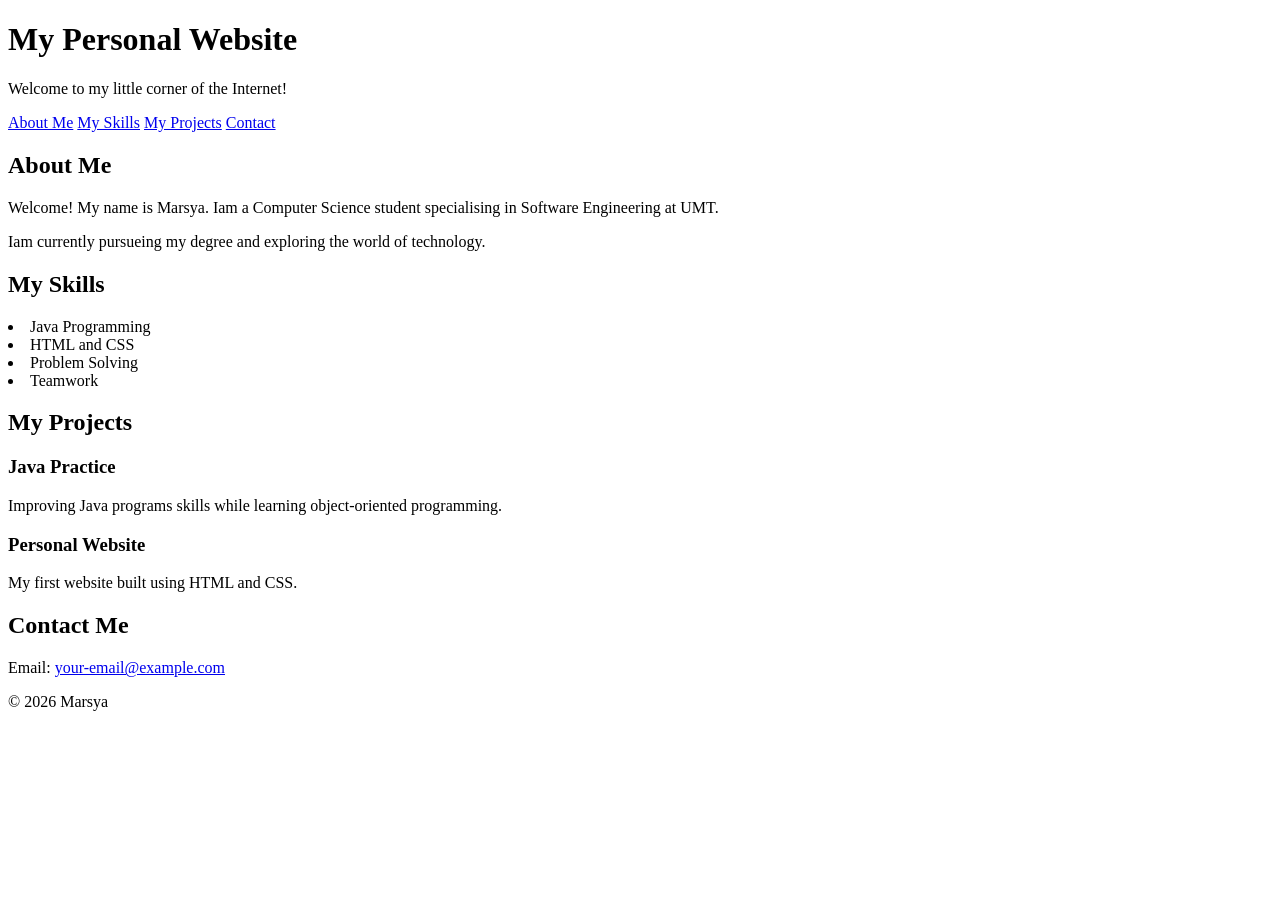
<file: PW1/index.html>
<!DOCTYPE html>
<html lang="en">
<head>
    <meta charset="UTF-8">
    <meta name="viewport" content="width=device-width, initial-scale=1.0">
    <title>My Personal Website</title>

    <link rel="styelsheet" href="style.css">
</head>
<body>
    <header>
        <h1>My Personal Website</h1>
        <p>Welcome to my little corner of the Internet!</p>

    </header>

    <nav>
        <a href="#about">About Me</a>
        <a href="#skills">My Skills</a>
        <a href="#projects">My Projects</a>
        <a href="#contact">Contact</a>
    </nav>

    <main>
        <section id="about">
            <h2>About Me</h2>
            <p>
                Welcome! My name is Marsya. Iam a Computer Science student 
                specialising in Software Engineering at UMT.
            </p>
            <p>
                Iam currently pursueing my degree and exploring the world of technology.
            </p>
        </section>

        <section id="skills">
            <h2>My Skills</h2>
            <ui>
                <li>Java Programming</li>
                <li>HTML and CSS</li>
                <li>Problem Solving</li>
                <li>Teamwork</li>
            </ui>
        </section>

        <section id="projects">
            <h2>My Projects</h2>

            <h3>Java Practice</h3>
            <p>
                Improving Java programs skills while learning 
                object-oriented programming.
            </p>

            <h3>Personal Website</h3>
            <p>
                My first website built using HTML and CSS.
            </p>
        </section>

        <section id="contact">
            <h2>Contact Me</h2>
            <p>
                Email:
                <a href="marsyanatasha18@gamil.com">
                    your-email@example.com
                </a>
            </p>
        </section>
    </main>

    <footer>
        <p>&copy; 2026 Marsya</p>
    </footer>
</body>

</html>
</file>
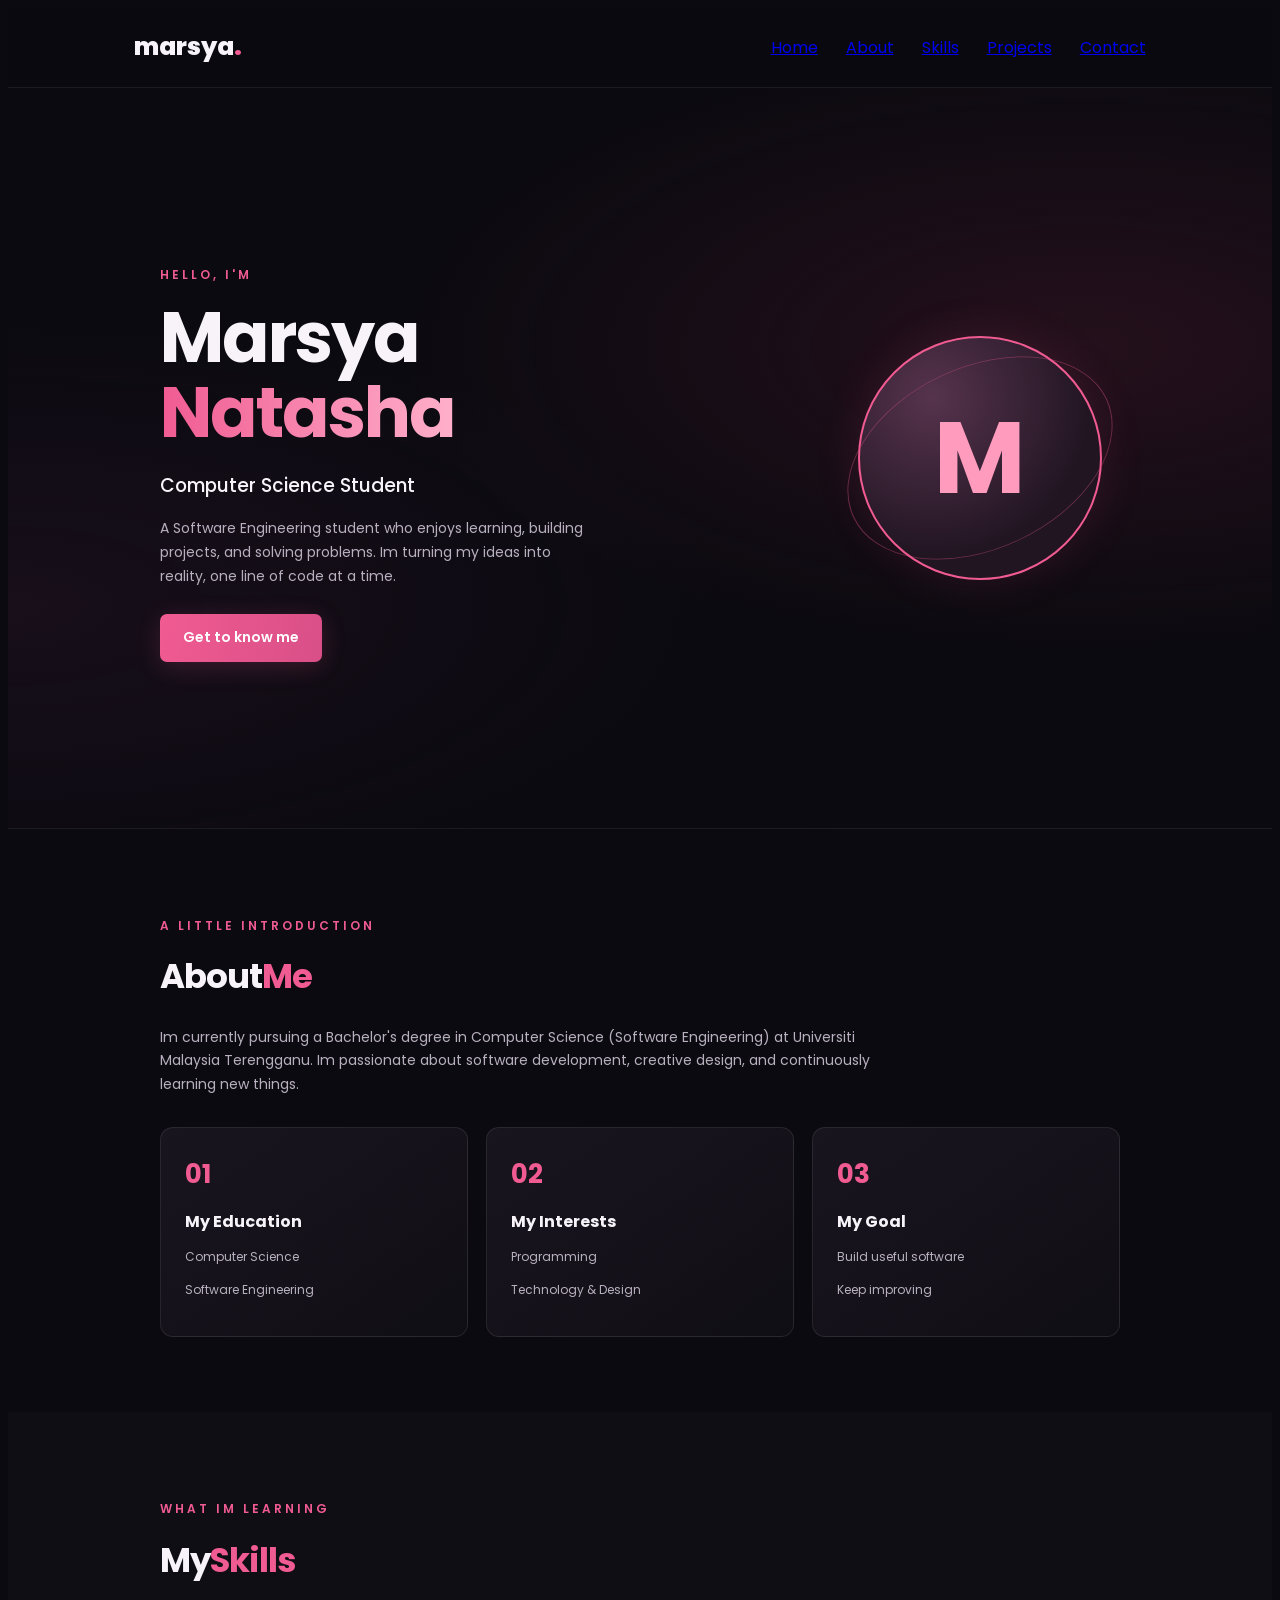
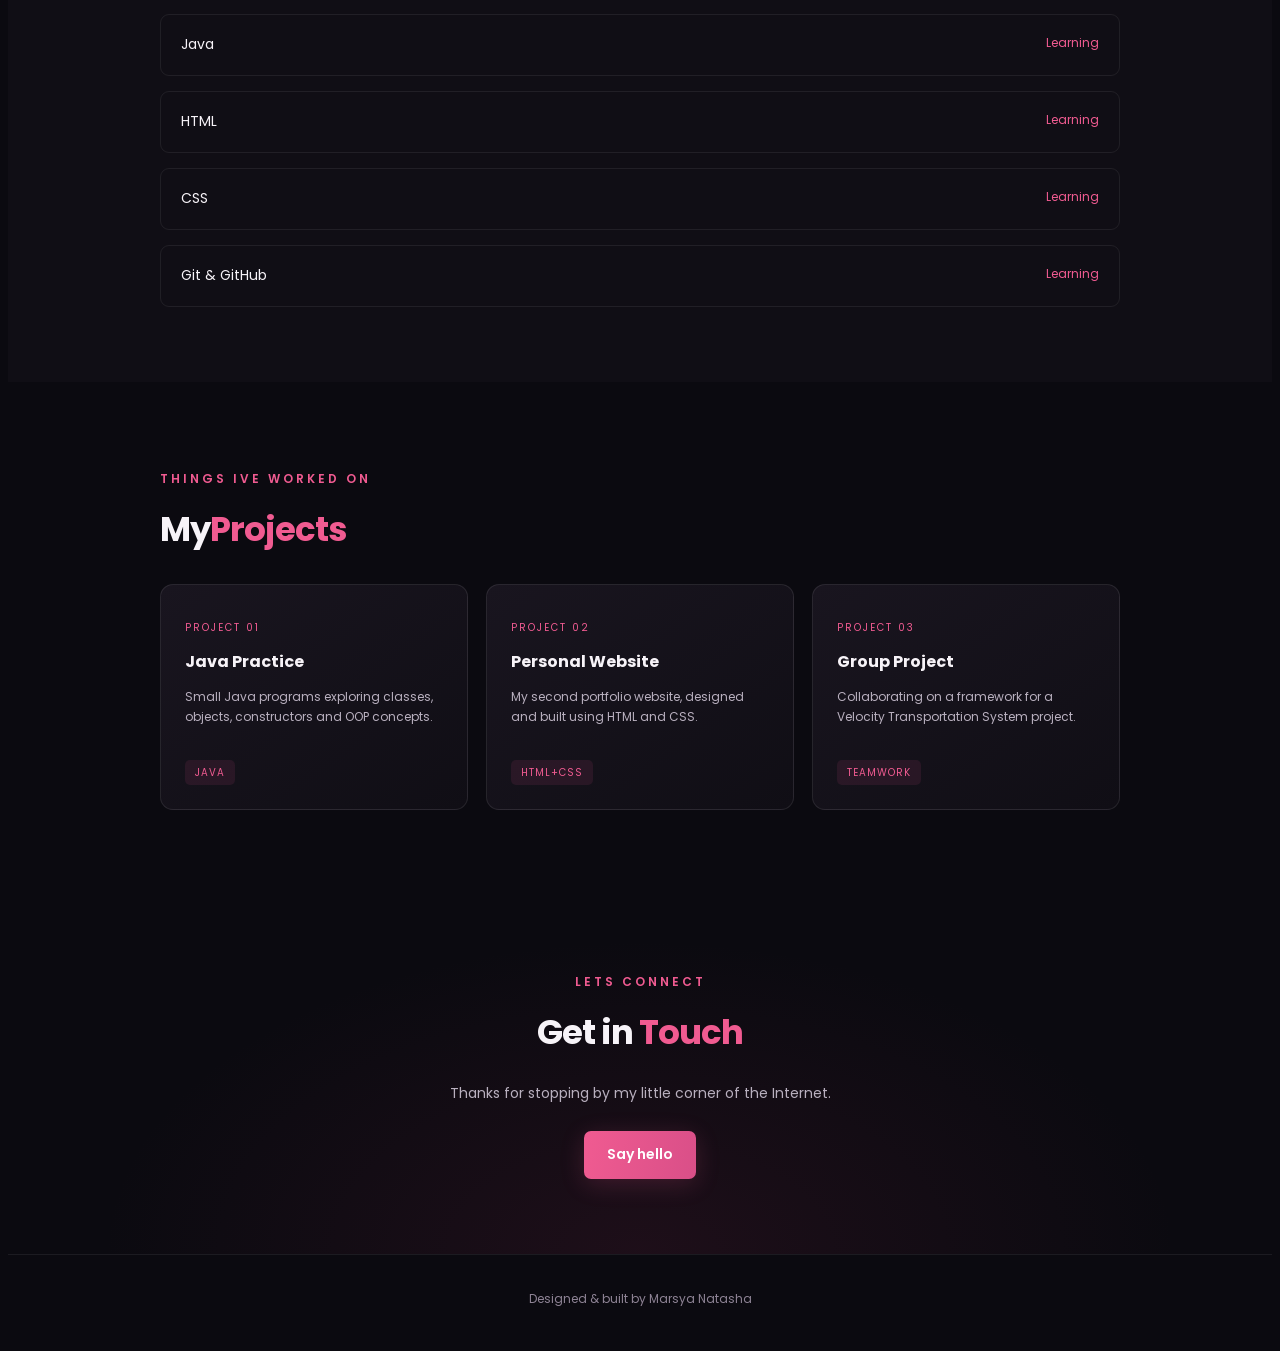
<file: PW2/index.html>
<!DOCTYPE html>
<html lang="en">
    <head>
        <meta charset="UTF-8">
        <meta name="viewport" content="width=device-width,initial-scale=1.0">
        <title>Marsya | My Portfolio</title>
        <link rel="stylesheet" href="style.css">
    </head>
    <body>
        <nav class="navbar">
            <a href="#home" class="logo">marsya<span>.</span></a>

            <div class="nav-links">
                <a href="#home">Home</a>
                <a href="#about">About</a>
                <a href="#skills">Skills</a>
                <a href="#projects">Projects</a>
                <a href="#contact">Contact</a>
            </div>
        </nav>
        <main>
            <section id="home" class="hero">
                <div class="hero-text">
                    <p class="pink-text">HELLO, I'M</p>
                    <h1>Marsya<br><span>Natasha</span></h1>
                    <h3>Computer Science Student</h3>

                    <p  class="description">
                        A Software Engineering student who enjoys learning, building projects, 
                        and solving problems. Im turning my ideas into reality,
                        one line of code at a time.
                    </p>

                    <a href="#about" class="button">Get to know me </a>

                </div>

                <div class="profile">
                    <div class="profile-circle">
                        <span>M</span>
                    </div>
                    <div class="orbit"></div>
                </div>
            </section>

            <section id="about" class="section">
                <p class="pink-text">A LITTLE INTRODUCTION</p>
                <h2>About<span>Me</span></h2>

                <p class="about-text">
                    Im currently pursuing a Bachelor's degree in Computer Science (Software Engineering)
                    at Universiti Malaysia Terengganu. Im passionate about software development, creative 
                    design, and continuously learning new things.
                </p>

                <div class="info-grid">
                    <div class="info-card">
                        <span class="symbol">01</span>
                        <h3>My Education</h3>
                        <p>Computer Science</p>
                        <p>Software Engineering</p>
                    </div>

                    <div class="info-card">
                        <span class="symbol">02</span>
                        <h3>My Interests</h3>
                        <p>Programming</p>
                        <p>Technology & Design</p>
                    </div>

                    <div class="info-card">
                        <span class="symbol">03</span>
                        <h3>My Goal</h3>
                        <p>Build useful software</p>
                        <p>Keep improving</p>
                    </div>
                </div>
            </section>

            <section id="skills" class="section">
                <p class="pink-text">WHAT IM LEARNING</p>
                <h2>My<span>Skills</span></h2>

                <div class="skills-list">
                    <div class="skill">Java <span>Learning</span></div>
                    <div class="skill">HTML <span>Learning</span></div>
                    <div class="skill">CSS <span>Learning</span></div>
                    <div class="skill">Git & GitHub <span>Learning</span></div>
                </div>
            </section>

            <section id="projects" class="section">
                <p class="pink-text">THINGS IVE WORKED ON</p>
                <h2>My<span>Projects</span></h2>

                <div class="project-grid">
                    <div class="project-card">
                        <p class="project-number">PROJECT 01</p>
                        <h3>Java Practice</h3>
                        <p>
                            Small Java programs exploring classes, objects, constructors
                            and OOP concepts.
                        </p>
                        <span class="tag">JAVA</span>
                    </div>

                    <div class="project-card">
                        <p class="project-number">PROJECT 02</p>
                        <h3>Personal Website</h3>
                        <p>
                            My second portfolio website, designed and built using HTML and CSS.
                        </p>
                        <span class="tag">HTML+CSS</span>
                    </div>

                    <div class="project-card">
                        <p class="project-number">PROJECT 03</p>
                        <h3>Group Project</h3>
                        <p>
                            Collaborating on a framework for a Velocity Transportation System project.
                        </p>
                        <span class="tag">TEAMWORK</span>

                    </div>
                </div>
            </section>

            <section id="contact" class="section contact">
                <p class="pink-text">LETS CONNECT</p>
                <h2>Get in <span>Touch</span></h2>
                <p>Thanks for stopping by my little corner of the Internet.</p>
                <a href="mailto:marsyanatasha18@gmail.com" class="button">
                    Say hello
                </a>
            </section>
        </main>

        <footer>
            <p>Designed & built by Marsya Natasha</p>
        </footer>
    </body>
</html>
</file>
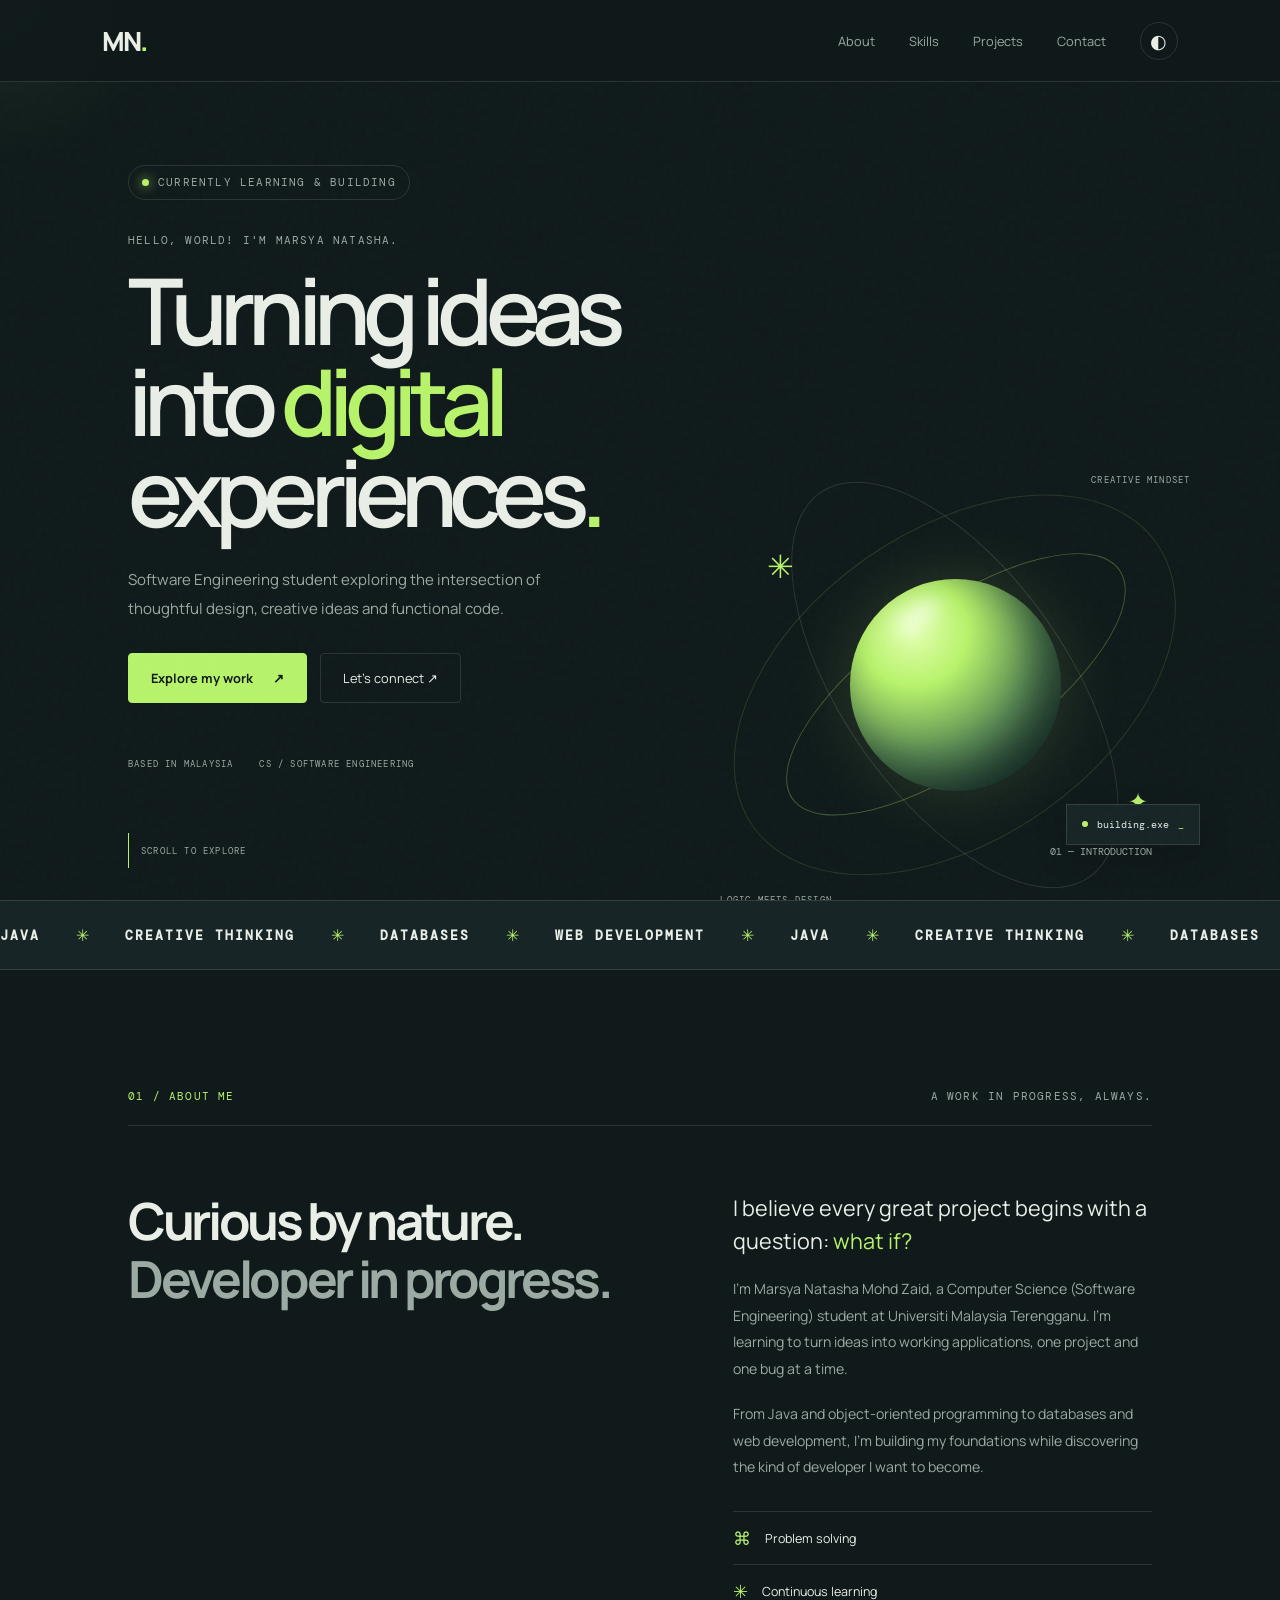
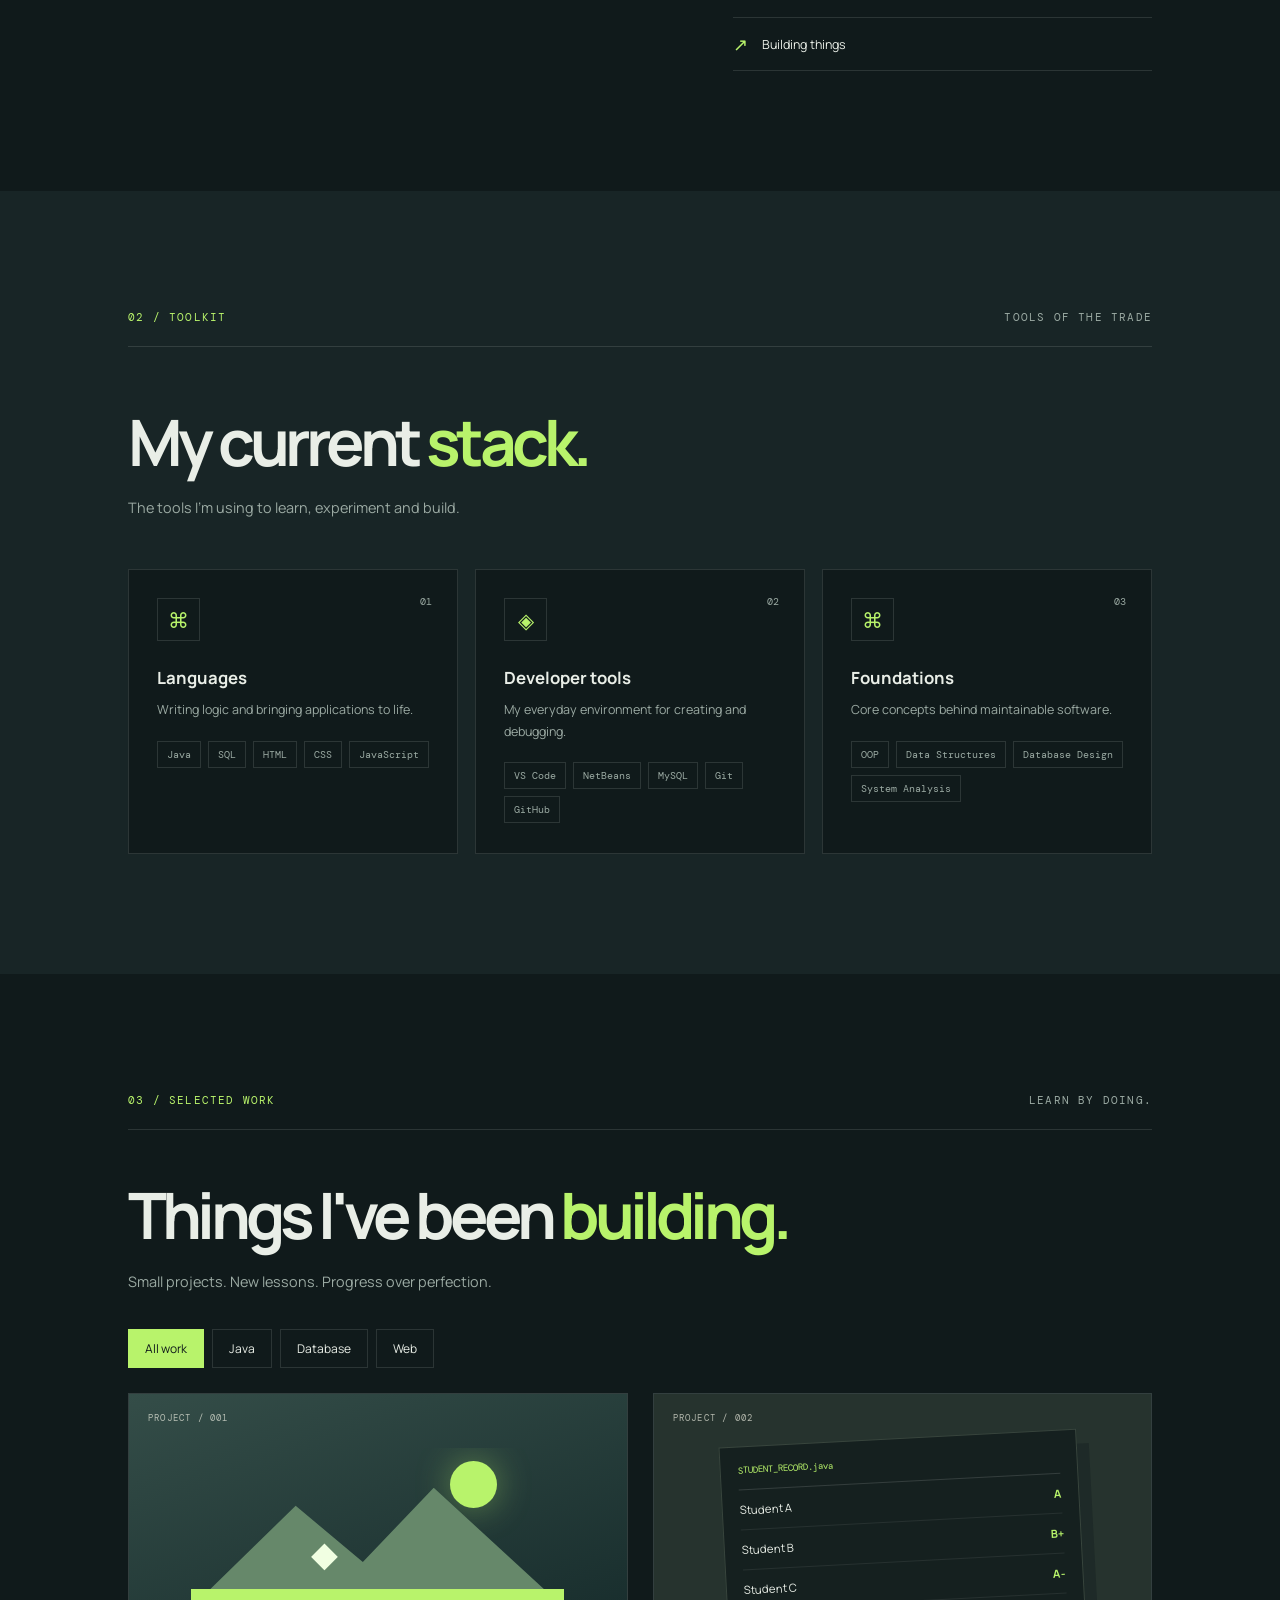
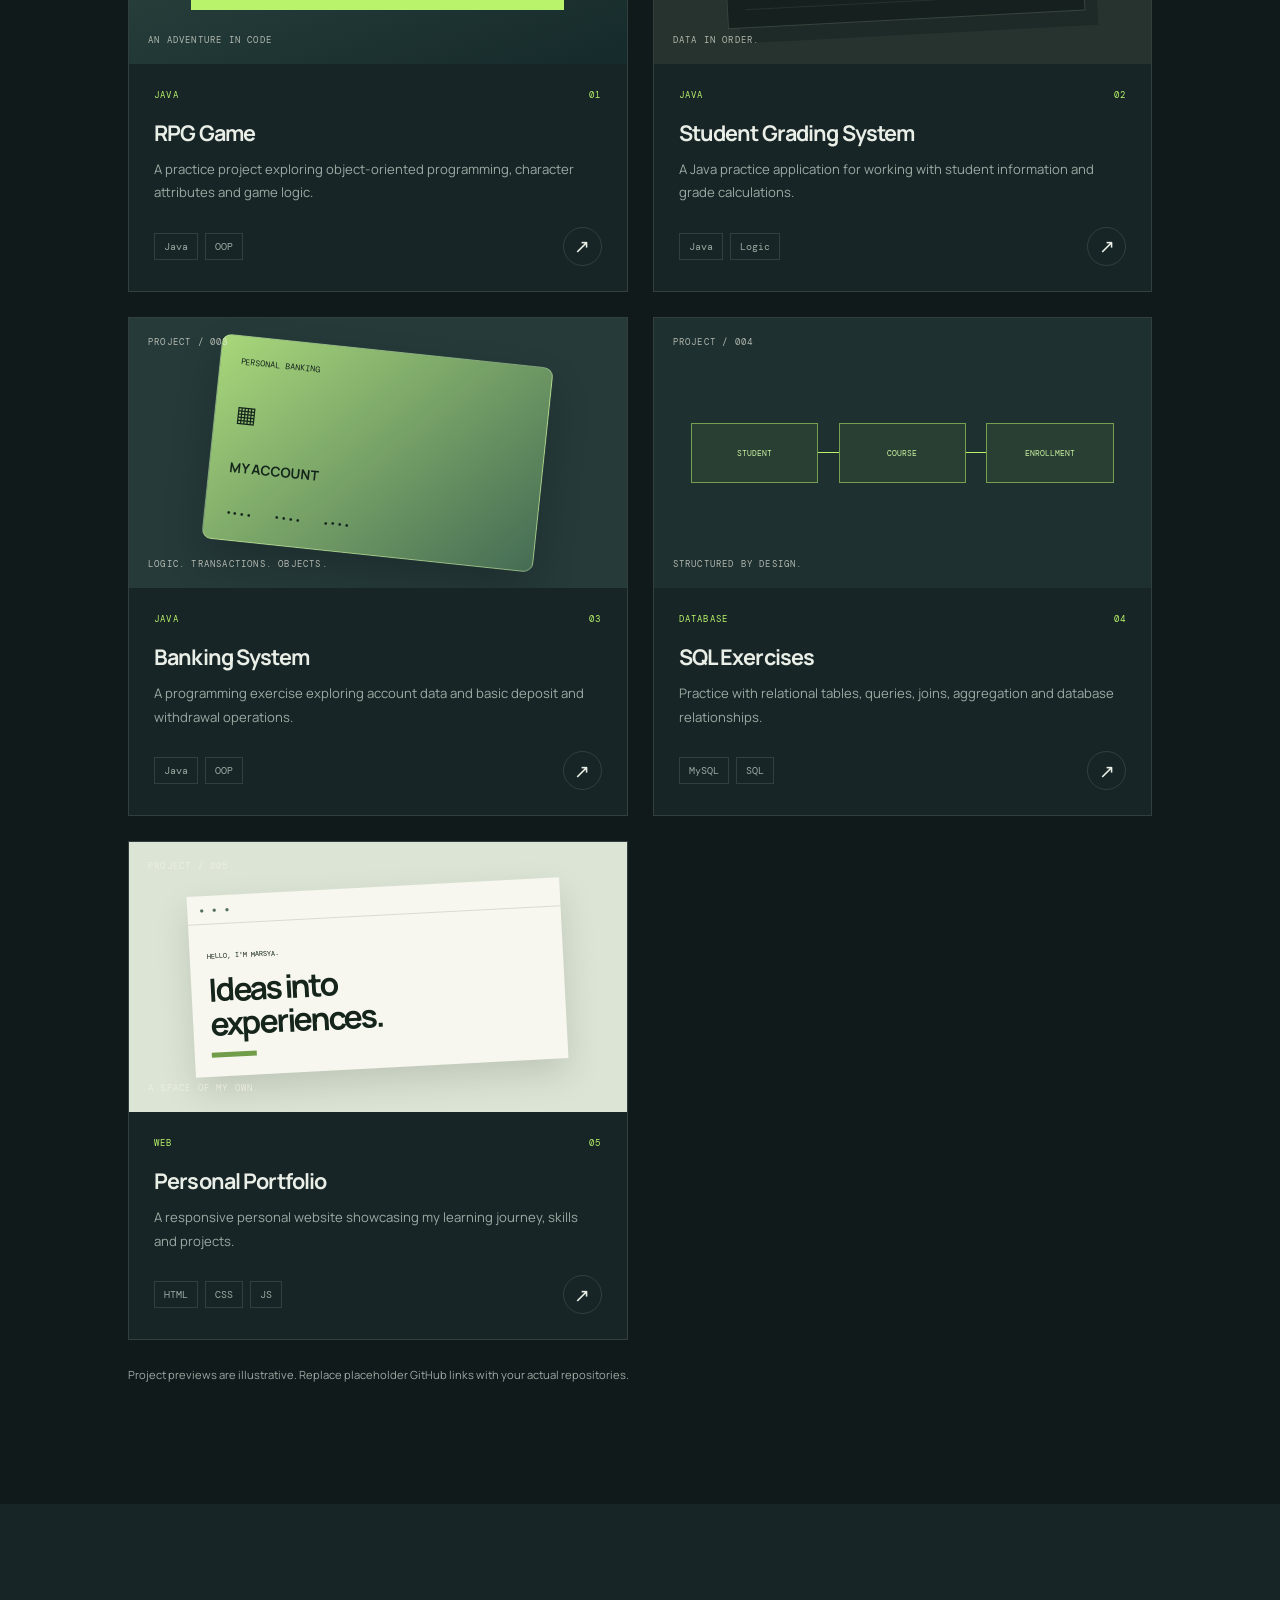
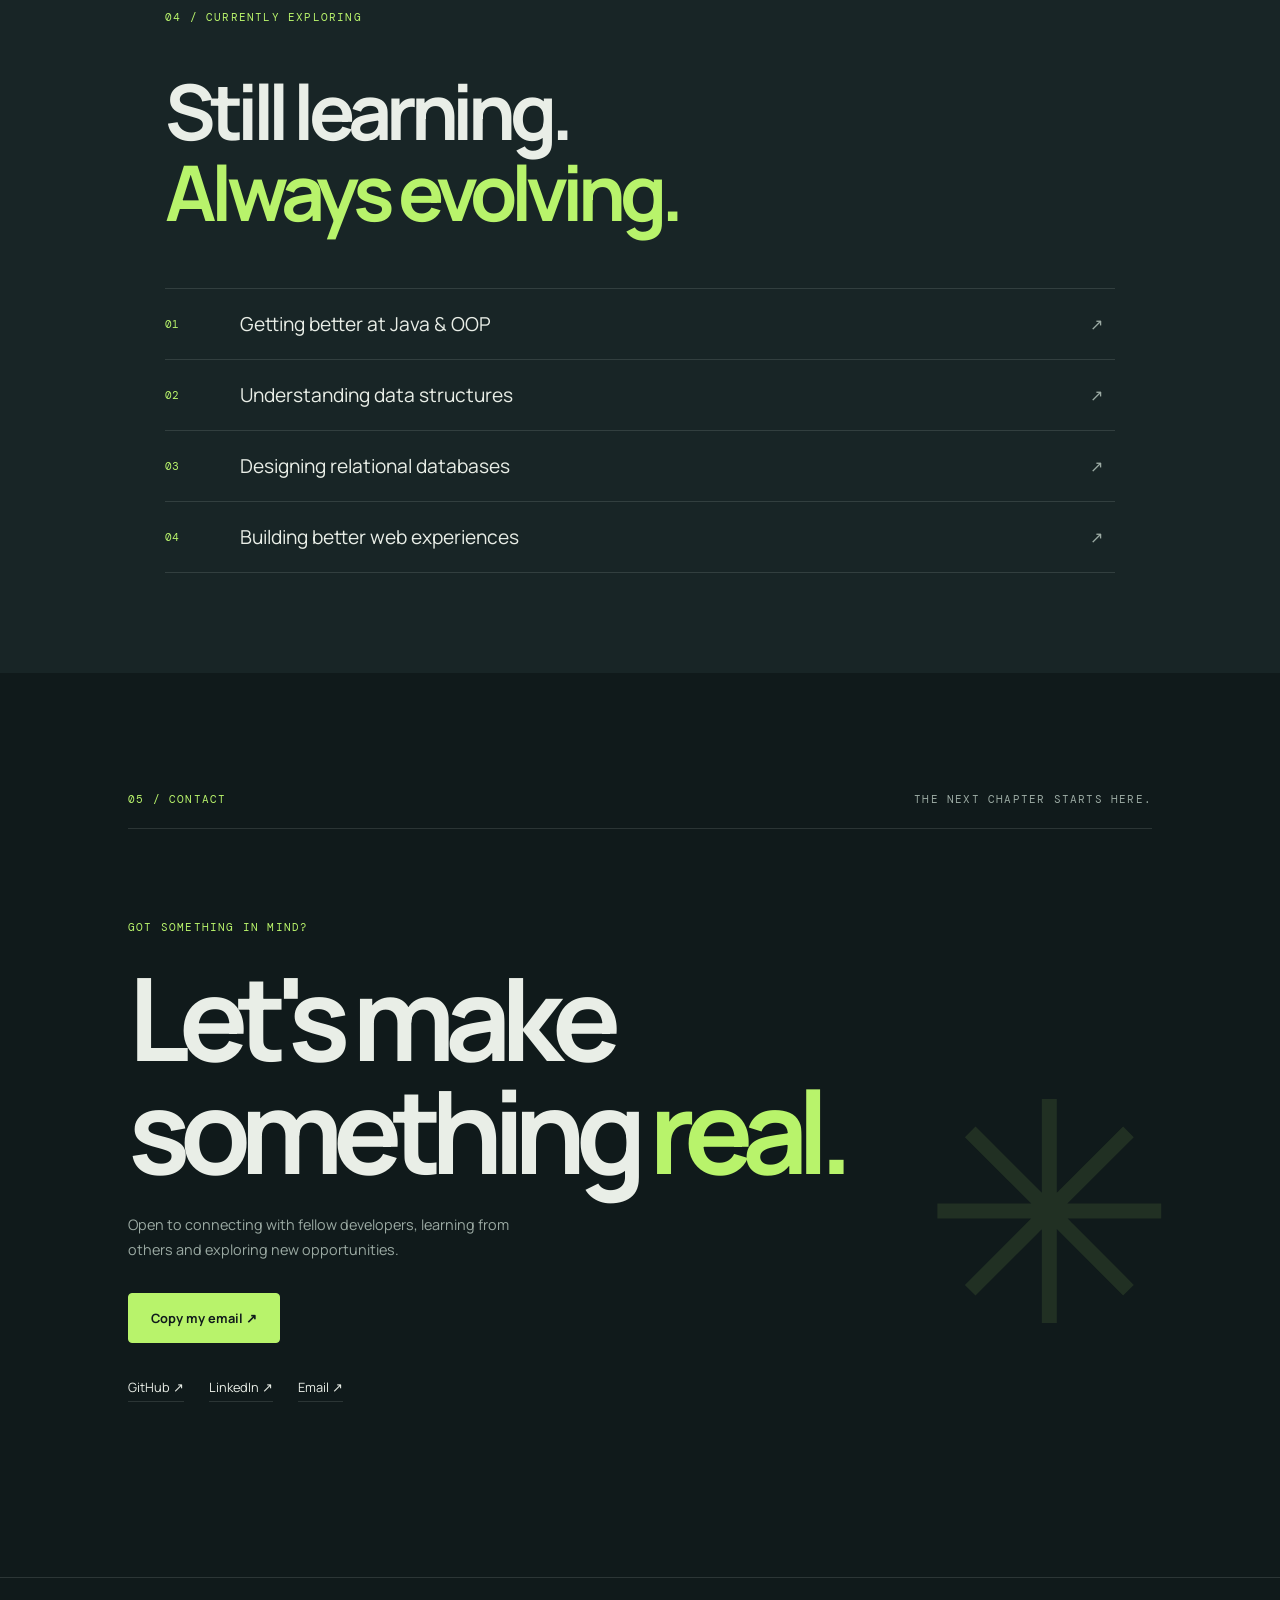
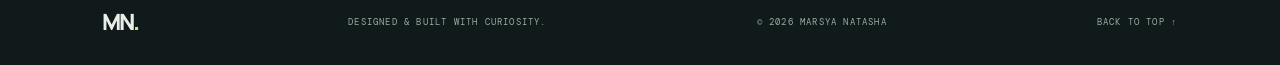
<file: PW3/index.html>
<!DOCTYPE html>
<html lang="en">
<head>
  <meta charset="UTF-8">
  <meta name="viewport" content="width=device-width, initial-scale=1.0">

  <meta name="theme-color" content="#101A1B">
  <meta name="description" content="Marsya Natasha — Software Engineering student, developer and creative problem solver.">

  <title>Marsya Natasha | Developer Portfolio</title>

  <link rel="preconnect" href="https://fonts.googleapis.com">
  <link rel="preconnect" href="https://fonts.gstatic.com" crossorigin>
  <link href="https://fonts.googleapis.com/css2?family=DM+Mono:wght@400;500&family=Manrope:wght@400;500;600;700;800&display=swap" rel="stylesheet">

  <link rel="stylesheet" href="style.css">
  <script src="script.js" defer></script>
</head>

<body>

  <div class="cursor-glow" aria-hidden="true"></div>
  <div class="noise" aria-hidden="true"></div>

  <header class="navbar">
    <a href="#home" class="logo">MN<span>.</span></a>

    <button class="menu-toggle" id="menuToggle"
      aria-label="Open navigation" aria-expanded="false">
      <span></span><span></span>
    </button>

    <nav class="nav-links" id="navLinks">
      <a href="#about">About</a>
      <a href="#skills">Skills</a>
      <a href="#projects">Projects</a>
      <a href="#contact">Contact</a>
      <button class="theme-toggle" id="themeToggle"
        aria-label="Switch color theme">◐</button>
    </nav>
  </header>

  <main>
    <!-- HERO -->
    <section class="hero section" id="home">
      <div class="hero-copy">
        <div class="status reveal">
          <span class="status-dot"></span>
          CURRENTLY LEARNING & BUILDING
        </div>

        <p class="eyebrow reveal">HELLO, WORLD! I'M MARSYA NATASHA.</p>

        <h1 class="hero-title reveal">
          Turning ideas<br>
          into <span class="highlight">digital</span><br>
          experiences<span class="period">.</span>
        </h1>

        <p class="hero-description reveal">
          Software Engineering student exploring the intersection
          of thoughtful design, creative ideas and functional code.
        </p>

        <div class="hero-actions reveal">
          <a href="#projects" class="btn btn-primary">
            Explore my work <span>↗</span>
          </a>
          <a href="#contact" class="btn btn-secondary">Let's connect ↗</a>
        </div>

        <div class="hero-meta reveal">
          <span>BASED IN MALAYSIA</span>
          <span>CS / SOFTWARE ENGINEERING</span>
        </div>
      </div>

      <div class="hero-art reveal" aria-label="Abstract animated artwork">
        <div class="orbit orbit-one"></div>
        <div class="orbit orbit-two"></div>
        <div class="orbit orbit-three"></div>

        <div class="planet">
          <div class="planet-shine"></div>
        </div>

        <span class="art-label label-top">CREATIVE MINDSET</span>
        <span class="art-label label-bottom">LOGIC MEETS DESIGN_</span>
        <span class="art-star star-one">✳</span>
        <span class="art-star star-two">✦</span>

        <div class="art-card">
          <span class="code-dot"></span>
          <span>building.exe</span>
          <span class="typing-cursor">_</span>
        </div>
      </div>

      <a href="#about" class="scroll-cue">
        <span class="scroll-line"></span>
        SCROLL TO EXPLORE
      </a>

      <span class="hero-index">01 — INTRODUCTION</span>
    </section>

    <!-- MARQUEE -->
    <div class="marquee" aria-label="Java, design, databases and creative development">
      <div class="marquee-track" aria-hidden="true">
        <span>JAVA</span><i>✳</i><span>CREATIVE THINKING</span><i>✳</i>
        <span>DATABASES</span><i>✳</i><span>WEB DEVELOPMENT</span><i>✳</i>
        <span>JAVA</span><i>✳</i><span>CREATIVE THINKING</span><i>✳</i>
        <span>DATABASES</span><i>✳</i><span>WEB DEVELOPMENT</span><i>✳</i>
      </div>
    </div>

    <!-- ABOUT -->
    <section class="section about-section" id="about">
      <div class="section-heading reveal">
        <span class="section-number">01 / ABOUT ME</span>
        <span class="section-note">A WORK IN PROGRESS, ALWAYS.</span>
      </div>

      <div class="about-grid">
        <div class="about-title reveal">
          <h2>Curious by nature.<br><span class="muted">Developer in progress.</span></h2>
        </div>

        <div class="about-content reveal">
          <p class="large-copy">
            I believe every great project begins with a question:
            <span class="highlight">what if?</span>
          </p>
          <p>
            I'm Marsya Natasha Mohd Zaid, a Computer Science (Software Engineering)
            student at Universiti Malaysia Terengganu. I'm learning
            to turn ideas into working applications, one project
            and one bug at a time.
          </p>
          <p>
            From Java and object-oriented programming to databases
            and web development, I'm building my foundations while
            discovering the kind of developer I want to become.
          </p>

          <div class="about-facts">
            <div>
              <span class="fact-symbol">⌘</span>
              <span>Problem solving</span>
            </div>
            <div>
              <span class="fact-symbol">✳</span>
              <span>Continuous learning</span>
            </div>
            <div>
              <span class="fact-symbol">↗</span>
              <span>Building things</span>
            </div>
          </div>
        </div>
      </div>
    </section>

    <!-- SKILLS -->
    <section class="section skills-section" id="skills">
      <div class="section-heading reveal">
        <span class="section-number">02 / TOOLKIT</span>
        <span class="section-note">TOOLS OF THE TRADE</span>
      </div>

      <h2 class="section-title reveal">
        My current <span class="highlight">stack.</span>
      </h2>

      <p class="section-intro reveal">
        The tools I'm using to learn, experiment and build.
      </p>

      <div class="skills-grid">
        <article class="skill-card reveal">
          <span class="skill-index">01</span>
          <span class="skill-icon">⌘</span>
          <h3>Languages</h3>
          <p>Writing logic and bringing applications to life.</p>
          <div class="tags">
            <span>Java</span><span>SQL</span>
            <span>HTML</span><span>CSS</span>
            <span>JavaScript</span>
          </div>
        </article>

        <article class="skill-card reveal">
          <span class="skill-index">02</span>
          <span class="skill-icon">◈</span>
          <h3>Developer tools</h3>
          <p>My everyday environment for creating and debugging.</p>
          <div class="tags">
            <span>VS Code</span><span>NetBeans</span>
            <span>MySQL</span><span>Git</span><span>GitHub</span>
          </div>
        </article>

        <article class="skill-card reveal">
          <span class="skill-index">03</span>
          <span class="skill-icon">⌘</span>
          <h3>Foundations</h3>
          <p>Core concepts behind maintainable software.</p>
          <div class="tags">
            <span>OOP</span><span>Data Structures</span>
            <span>Database Design</span><span>System Analysis</span>
          </div>
        </article>
      </div>
    </section>

    <!-- PROJECTS -->
    <section class="section projects-section" id="projects">
      <div class="section-heading reveal">
        <span class="section-number">03 / SELECTED WORK</span>
        <span class="section-note">LEARN BY DOING.</span>
      </div>

      <div class="projects-header reveal">
        <h2 class="section-title">Things I've been <span class="highlight">building.</span></h2>
        <p class="section-intro">
          Small projects. New lessons. Progress over perfection.
        </p>
      </div>

      <div class="filter-bar reveal" role="group" aria-label="Filter projects">
        <button class="filter-btn active" data-filter="all">All work</button>
        <button class="filter-btn" data-filter="java">Java</button>
        <button class="filter-btn" data-filter="database">Database</button>
        <button class="filter-btn" data-filter="web">Web</button>
      </div>

      <div class="projects-grid" id="projectsGrid">

        <article class="project-card reveal" data-category="java">
          <div class="project-preview preview-game">
            <span class="preview-number">PROJECT / 001</span>
            <div class="game-visual">
              <span class="game-sun"></span>
              <span class="game-mountain"></span>
              <span class="game-character">◆</span>
              <span class="game-ground"></span>
            </div>
            <span class="preview-caption">AN ADVENTURE IN CODE</span>
          </div>
          <div class="project-info">
            <div class="project-meta"><span>JAVA</span><span>01</span></div>
            <h3>RPG Game</h3>
            <p>A practice project exploring object-oriented programming, character attributes and game logic.</p>
            <div class="project-footer">
              <div class="tags"><span>Java</span><span>OOP</span></div>
              <a class="project-link" href="https://github.com/" target="_blank" rel="noopener noreferrer" aria-label="Find RPG Game repository on GitHub">↗</a>
            </div>
          </div>
        </article>

        <article class="project-card reveal" data-category="java">
          <div class="project-preview preview-grades">
            <span class="preview-number">PROJECT / 002</span>
            <div class="grade-window">
              <span class="window-top">STUDENT_RECORD.java</span>
              <div class="grade-row"><span>Student A</span><b>A</b></div>
              <div class="grade-row"><span>Student B</span><b>B+</b></div>
              <div class="grade-row"><span>Student C</span><b>A-</b></div>
            </div>
            <span class="preview-caption">DATA IN ORDER.</span>
          </div>
          <div class="project-info">
            <div class="project-meta"><span>JAVA</span><span>02</span></div>
            <h3>Student Grading System</h3>
            <p>A Java practice application for working with student information and grade calculations.</p>
            <div class="project-footer">
              <div class="tags"><span>Java</span><span>Logic</span></div>
              <a class="project-link" href="https://github.com/" target="_blank" rel="noopener noreferrer" aria-label="Find Student Grading System repository on GitHub">↗</a>
            </div>
          </div>
        </article>

        <article class="project-card reveal" data-category="java">
          <div class="project-preview preview-banking">
            <span class="preview-number">PROJECT / 003</span>
            <div class="bank-card">
              <span>PERSONAL BANKING</span>
              <span class="bank-chip">▦</span>
              <strong>MY ACCOUNT</strong>
              <span class="bank-dots">•••• &nbsp; •••• &nbsp; ••••</span>
            </div>
            <span class="preview-caption">LOGIC. TRANSACTIONS. OBJECTS.</span>
          </div>
          <div class="project-info">
            <div class="project-meta"><span>JAVA</span><span>03</span></div>
            <h3>Banking System</h3>
            <p>A programming exercise exploring account data and basic deposit and withdrawal operations.</p>
            <div class="project-footer">
              <div class="tags"><span>Java</span><span>OOP</span></div>
              <a class="project-link" href="https://github.com/" target="_blank" rel="noopener noreferrer" aria-label="Find Banking System repository on GitHub">↗</a>
            </div>
          </div>
        </article>

        <article class="project-card reveal" data-category="database">
          <div class="project-preview preview-database">
            <span class="preview-number">PROJECT / 004</span>
            <div class="database-visual">
              <div class="db-cylinder"><span>STUDENT</span></div>
              <div class="db-connector"></div>
              <div class="db-cylinder"><span>COURSE</span></div>
              <div class="db-connector"></div>
              <div class="db-cylinder"><span>ENROLLMENT</span></div>
            </div>
            <span class="preview-caption">STRUCTURED BY DESIGN.</span>
          </div>
          <div class="project-info">
            <div class="project-meta"><span>DATABASE</span><span>04</span></div>
            <h3>SQL Exercises</h3>
            <p>Practice with relational tables, queries, joins, aggregation and database relationships.</p>
            <div class="project-footer">
              <div class="tags"><span>MySQL</span><span>SQL</span></div>
              <a class="project-link" href="https://github.com/" target="_blank" rel="noopener noreferrer" aria-label="Find SQL Exercises repository on GitHub">↗</a>
            </div>
          </div>
        </article>

        <article class="project-card reveal" data-category="web">
          <div class="project-preview preview-portfolio">
            <span class="preview-number">PROJECT / 005</span>
            <div class="mini-browser">
              <div class="browser-dots">● ● ●</div>
              <div class="mini-layout">
                <span>HELLO, I'M MARSYA.</span>
                <strong>Ideas into<br>experiences.</strong>
                <i></i>
              </div>
            </div>
            <span class="preview-caption">A SPACE OF MY OWN.</span>
          </div>
          <div class="project-info">
            <div class="project-meta"><span>WEB</span><span>05</span></div>
            <h3>Personal Portfolio</h3>
            <p>A responsive personal website showcasing my learning journey, skills and projects.</p>
            <div class="project-footer">
              <div class="tags"><span>HTML</span><span>CSS</span><span>JS</span></div>
              <a class="project-link" href="https://github.com/" target="_blank" rel="noopener noreferrer" aria-label="Find Personal Portfolio repository on GitHub">↗</a>
            </div>
          </div>
        </article>

      </div>
      <p class="project-disclaimer">Project previews are illustrative. Replace placeholder GitHub links with your actual repositories.</p>
    </section>

    <!-- CURRENTLY LEARNING -->
    <section class="learning-section">
      <div class="learning-inner reveal">
        <span class="section-number">04 / CURRENTLY EXPLORING</span>
        <h2>Still learning.<br><span class="highlight">Always evolving.</span></h2>
        <div class="learning-list">
          <div><span>01</span><p>Getting better at Java & OOP</p><span>↗</span></div>
          <div><span>02</span><p>Understanding data structures</p><span>↗</span></div>
          <div><span>03</span><p>Designing relational databases</p><span>↗</span></div>
          <div><span>04</span><p>Building better web experiences</p><span>↗</span></div>
        </div>
      </div>
    </section>

    <!-- CONTACT -->
    <section class="section contact-section" id="contact">
      <div class="section-heading reveal">
        <span class="section-number">05 / CONTACT</span>
        <span class="section-note">THE NEXT CHAPTER STARTS HERE.</span>
      </div>

      <div class="contact-content reveal">
        <span class="contact-kicker">GOT SOMETHING IN MIND?</span>
        <h2>Let's make<br>something <span class="highlight">real.</span></h2>
        <p>Open to connecting with fellow developers, learning from others and exploring new opportunities.</p>

        <!-- Replace with your real email -->
        <button class="btn btn-primary email-btn" id="copyEmail"
          data-email="marsyanatasha18@gmail.com">
          <span id="emailLabel">Copy my email ↗</span>
        </button>

        <div class="social-links">
          <a href="https://github.com/" target="_blank" rel="noopener noreferrer">GitHub ↗</a>
          <a href="https://www.linkedin.com/" target="_blank" rel="noopener noreferrer">LinkedIn ↗</a>
          <a href="mailto:your.email@example.com">Email ↗</a>
        </div>
      </div>

      <div class="contact-decoration" aria-hidden="true">✳</div>
    </section>
  </main>

  <footer class="footer">
    <a href="#home" class="logo">MN<span>.</span></a>
    <span>DESIGNED & BUILT WITH CURIOSITY.</span>
    <span>© <span id="year"></span> MARSYA NATASHA</span>
    <a href="#home" class="back-top">BACK TO TOP ↑</a>
  </footer>

</body>
</html>
</file>
<file: PW1/style.css>
/*General styling*/
body{
    font-family:Arial,sans-serif;
    margin:0;
    background-color:#f5f5f5;
    color:#333333;
    line-height:1.6;
}

/*Website heading*/
header{
    background-color:#483548;
    color:white;
    text-align:center;
    padding:30px 20px;
}

/*Navigation bar*/
nav{
    background-color:#302430;
    text-align:center;
    padding: 15px;
}
nav a{
    color:white;
    text-decoration: none;
    margin: 0 12px;
}

nav a:hover {
    color: #e8b9d0;
} 

/*Content sections*/
section{
    background-color: white;
    margin : 25px auto;
    padding:25px;
    max-width:800px;
    border-radius: 8px;
}

/*section headings*/
h2 {
    color:#704b68;
}

/*Footer*/
footer{
    background-color: #302430;
    color:white;
    text-align: center;
    padding:15px;
}

/*Mobile-friendly navigation*/
@media (max-width:600px){
    nav a {
        display: inline-block;
        margin:5px 8px;
    }
    section{
        margin:15px;
        padding:20px;
    }
}
</file>
<file: PW2/style.css>
@import url('https://fonts.googleapis.com/css2?family=Poppins:wght@300;400;500;600;700;800&display=swap');

:root {

    --background:#0b0a10;
    --card:#15121b;
    --pink:#f05b91;
    --light-pink:#ff9cbd;
    --text: #f7f3f8;
    --muted: #b9b0bf;
}

body{
    font-family:'Poppins',Arial,sans-serif;
    background:var(--background);
    color:var(--text);
    line-height:1.7;
}

span{
    color:var(--pink);
}

.navbar{
    display: flex;
    justify-content: space-between;
    align-items:center;
    padding:18px 10%;
    position:sticky;
    top:0;
    z-index:10;
    background:rgba(11,10,16,0.94);
    border-bottom:1px solid #ffffff12;
    backdrop-filter:blur(12px);
}

.logo{
    font-size:25px;
    font-weight:800;
    color:var(--text);
    text-decoration: none;
}

.nav-links{
    display:flex;
    gap:28px;
}

.nav-links a:hover{
    color:var(--pink);
}

.hero{
    min-height:570px;
    padding:85px 12%;
    display:flex;
    align-items:center;
    justify-content : space-between;
    gap:50px;
    overflow:hidden;
    background:
    radial-gradient(ellipse at 85% 35%,#70213f40,transparent 45%),
    radial-gradient(ellipse at 0% 70%,#48204435,transparent 40%);
    border-bottom:1px solid #ffffff12;

}

.herotext{
    max-width:520px;
}
.pink-text{
    color:var(--pink);
    font-size:12px;
    font-weight:600;
    letter-spacing: 3px;
}

.hero h1{
    line-height:1.08;
    font-size:clamp(44px,6vw,70px);
    margin :14px 0;
    letter-spacing: -2px;
}

.hero h1 span{
    background: linear-gradient(90deg,#f05b91,#ffb0cb);
    -webkit-background-clip:text;
    background-clip: text;
    color:transparent;
}

.hero h3{
    font-weight:500;
    margin-bottom:16px;
}

.description{
    color:var(--muted);
    font-size:14px;
    max-width:430px;
    margin-bottom:25px;
}

.button{
    display:inline-block;
    background:linear-gradient(100deg,#f05b91,#d94f88);
    color:white;
    padding:12px 23px;
    border-radius:7px;
    text-decoration:none;
    font-size:14px;
    font-weight:600;
    box-shadow:0 5px 25px #f05b9130;
    transition:0.3s;

}

.button:hover{
    transform: translateY(-4px);
    box-shadow:0 8px 30px #f05b9155;

}

.mini-text{
    font-size:10px;
    letter-spacing:1.5px;
    color:#8e8395;
    margin-top:28px;
}

.profile{
    position: relative;
    flex-shrink:0;
    width:280px;
    height:280px;
    display:grid;
    place-items:center;
}

.profile-circle{
    width:240px;
    height:240px;
    border-radius:50%;
    display:grid;
    place-items:center;
    background:
    radial-gradient(circle at 30% 25%,#56334d,#211522 65%);
    border: 2px solid var(--pink);
    box-shadow:0 0 45px #f05b9120;
}

.profile-circle span{
    font-size: 100px;
    font-weight:700;
    color:var(--light-pink);
}

.orbit{
    position:absolute;
    inset:0;
    border: 1px solid #f05b9160;
    border-radius:50%;
    transform: rotate(-25deg) scaleY(0.65);
}

.section{
    padding:75px 12%;
    scroll-margin-top: 75px;
}

.section h2{
    font-size:34px;
    margin: 5px 0 20px;
    letter-spacing:-1px;
}

.about-text{
    color:var(--muted);
    max-width:720px;
    font-size:14px;
}

.info-grid{
    display:grid;
    grid-template-columns:repeat(3, 1fr);
    gap:18px;
    margin-top:30px;
}

.info-card,
.project-card{
    padding:24px;
    border:1px solid #ffffff17;
    border-radius:13px;
    background: linear-gradient(145deg,#19151f,#100e15);
    transition:0.3s;
}

.info-card:hover,
.project-card:hover{
    transform:translateY(-6px);
    border-color:#f05b9170;
    box-shadow:0 10px 30px #00000030;
}

.symbol{
    font-size:26px;
    font-weight:700;
    color:var(--pink);
}

.info-card h3,
.project-card h3{
    font-size:16px;
    margin:12px 0 8px;
}

.info-card p,
.project-card > p:not(.project-number){
    color:var(--muted);
    font-size:12px;
}

#skills{
    background:#100e15;
}

.skills-list{
    display:grid;
    grid-template-columns:repeat (2,1fr);
    gap:15px;
    margin-top : 25px;
}

.skill{
    padding:18px 20px;
    background: var (--card);
    border:1px solid #ffffff12;
    border-radius: 9px;
    font-size:14px;
}

.skill span {
    float:right;
    font-size:12px;
}

.project-grid{
    display:grid;
    grid-template-columns: repeat(3,minmax(0,1fr));
    gap:18px;
    margin-top:25px;
}

.project-card{
    min-width:0;
}

.project-number{
    font-size:10px;
    letter-spacing:2px;
    color:var(--pink);
}

.tag{
    display:inline-block;
    margin-top:20px;
    padding:4px 10px;
    border-radius:5px;
    background: #f05b9118;
    font-size:10px;
    letter-spacing: 1px;

}

.contact{
    text-align:center;
    background:
    radial-gradient(ellipse at 50% 100%,#65203c35, transparent 60%);
}

.contact>p:not(.pink-text){
    color:var(--muted);
    font-size:14px;
    margin-bottom:25px;

}

footer{
    padding:22px;
    text-align: center;
    color: #8e8395;
    font-size:12px;
    border-top: 1px solid #ffffff12;
}

@media(max-width:750px){
    .navbar{
        flex-direction:column;
        gap:12px;
        padding:15px 5%;
    }

    .nav-links{
        gap:14px;
        flex-wrap:wrap;
        justify-content:center;
    }

    .hero{
        flex-direction:column-reverse;
        text-align:center;
        padding:55px 7%;
        gap :25px;
    }

    .description{
        margin-left:auto;
        margin-right: auto;
    }

    .profile{
        width:220px;
        height:220px;
    }
    .profile-circle{
        width:185px;
        height:185px;
    }

    .profile-circle span {
        font-size:75px;
    }
    .section{
        padding : 55px 7%;
    }

    .info-grid,
    .project-grid,
    .skills-list{
        grid-template-columns : 1fr;
    }
}
</file>
<file: PW3/style.css>
:root {
  --bg: #101a1b;
  --surface: #182526;
  --surface-2: #202f2f;
  --text: #e9eee7;
  --muted: #9baaa3;
  --accent: #b8f36b;
  --accent-dark: #263c20;
  --border: rgba(233, 238, 231, 0.13);
  --mono: "DM Mono", monospace;
  --sans: "Manrope", sans-serif;
}

body.light-theme {
  --bg: #f0f3ec;
  --surface: #ffffff;
  --surface-2: #e3e9df;
  --text: #172222;
  --muted: #64746b;
  --accent: #47752b;
  --accent-dark: #dce9cf;
  --border: rgba(16, 26, 27, 0.14);
}

* {
  box-sizing: border-box;
  margin: 0;
  padding: 0;
}

html {
  scroll-behavior: smooth;
  scroll-padding-top: 90px;
}

body {
  background: var(--bg);
  color: var(--text);
  font-family: var(--sans);
  overflow-x: hidden;
  transition: background .35s, color .35s;
}

a {
  color: inherit;
  text-decoration: none;
}

button {
  color: inherit;
  font: inherit;
}

button:focus-visible, a:focus-visible {
  outline: 2px solid var(--accent);
  outline-offset: 5px;
}

::selection {
  background: var(--accent);
  color: #101a1b;
}

.cursor-glow {
  position: fixed;
  z-index: 0;
  width: 340px;
  height: 340px;
  border-radius: 50%;
  pointer-events: none;
  background: radial-gradient(circle, rgba(184,243,107,.065), transparent 70%);
  transform: translate(-50%, -50%);
}

.noise {
  position: fixed;
  inset: 0;
  z-index: 10;
  pointer-events: none;
  opacity: .025;
  background-image: url("data:image/svg+xml,%3Csvg viewBox='0 0 180 180' xmlns='http://www.w3.org/2000/svg'%3E%3Cfilter id='n'%3E%3CfeTurbulence type='fractalNoise' baseFrequency='.9' numOctaves='3' stitchTiles='stitch'/%3E%3C/filter%3E%3Crect width='100%25' height='100%25' filter='url(%23n)' opacity='.8'/%3E%3C/svg%3E");
}

.navbar {
  width: 100%;
  min-height: 82px;
  padding: 0 8%;
  display: flex;
  align-items: center;
  justify-content: space-between;
  position: absolute;
  top: 0;
  z-index: 20;
  border-bottom: 1px solid var(--border);
  background: color-mix(in srgb, var(--bg) 84%, transparent);
  backdrop-filter: blur(16px);
}

.logo {
  font-size: 1.65rem;
  font-weight: 800;
  letter-spacing: -2px;
}

.logo span {
  color: var(--accent);
}

.nav-links {
  display: flex;
  align-items: center;
  gap: 34px;
}

.nav-links > a {
  font-size: .8rem;
  color: var(--muted);
  transition: color .2s;
}

.nav-links > a:hover {
  color: var(--accent);
}

.theme-toggle, .menu-toggle {
  background: none;
  border: 1px solid var(--border);
  cursor: pointer;
}

.theme-toggle {
  width: 38px;
  height: 38px;
  border-radius: 50%;
  font-size: 1.2rem;
}

.menu-toggle {
  display: none;
  padding: 9px;
  border-radius: 8px;
}

.menu-toggle span {
  display: block;
  width: 21px;
  height: 2px;
  margin: 4px 0;
  background: var(--text);
}

.section {
  padding: 120px 10%;
  position: relative;
  overflow: hidden;
}

.hero {
  min-height: 820px;
  height: min(950px, 100svh);
  min-height: min(820px, 100svh);
  padding-top: 155px;
  display: flex;
  align-items: center;
}

.hero-copy {
  position: relative;
  z-index: 2;
  width: 65%;
}

.status, .eyebrow, .hero-meta, .section-number,
.section-note, .preview-number, .preview-caption,
.project-meta, .contact-kicker, .footer,
.scroll-cue, .art-label {
  font-family: var(--mono);
  font-size: .66rem;
  letter-spacing: 1.2px;
}

.status {
  display: inline-flex;
  align-items: center;
  gap: 9px;
  padding: 10px 13px;
  border: 1px solid var(--border);
  border-radius: 30px;
  margin-bottom: 34px;
  color: var(--muted);
}

.status-dot {
  width: 7px;
  height: 7px;
  border-radius: 50%;
  background: var(--accent);
  box-shadow: 0 0 12px var(--accent);
  animation: pulse 1.8s infinite;
}

.eyebrow {
  margin-bottom: 18px;
  color: var(--muted);
}

.hero-title {
  font-size: clamp(3.5rem, 7.2vw, 7.2rem);
  font-weight: 600;
  line-height: .99;
  letter-spacing: -.085em;
}

.highlight {
  color: var(--accent);
}

.period {
  color: var(--accent);
}

.hero-description {
  max-width: 430px;
  margin-top: 28px;
  color: var(--muted);
  line-height: 1.9;
  font-size: .94rem;
}

.hero-actions {
  display: flex;
  gap: 13px;
  flex-wrap: wrap;
  margin-top: 30px;
}

.btn {
  display: inline-flex;
  align-items: center;
  justify-content: center;
  gap: 20px;
  min-height: 50px;
  padding: 0 22px;
  border: 1px solid var(--border);
  border-radius: 4px;
  font-size: .8rem;
  cursor: pointer;
  transition: transform .25s, background .25s, color .25s;
}

.btn:hover {
  transform: translateY(-4px);
}

.btn-primary {
  background: var(--accent);
  color: #101a1b;
  border-color: var(--accent);
  font-weight: 700;
}

.btn-primary:hover {
  box-shadow: 0 8px 35px color-mix(in srgb, var(--accent) 20%, transparent);
}

.btn-secondary:hover {
  border-color: var(--accent);
  color: var(--accent);
}

.hero-meta {
  display: flex;
  flex-wrap: wrap;
  gap: 26px;
  margin-top: 55px;
  color: var(--muted);
  font-size: .58rem;
}

.hero-art {
  position: absolute;
  right: 7%;
  top: 50%;
  width: min(39vw, 470px);
  aspect-ratio: 1;
  transform: translateY(-45%);
  display: grid;
  place-items: center;
}

.planet {
  position: relative;
  width: 45%;
  aspect-ratio: 1;
  border-radius: 50%;
  background: radial-gradient(circle at 30% 25%, #e2ffaf, #b8f36b 25%, #5b8c55 57%, #213e37 85%);
  box-shadow: 0 0 70px rgba(184,243,107,.16), inset -20px -18px 40px rgba(5,20,20,.5);
  animation: float 5s ease-in-out infinite;
}

.planet-shine {
  position: absolute;
  top: 13%;
  left: 20%;
  width: 24%;
  height: 9%;
  background: rgba(255,255,255,.65);
  filter: blur(9px);
  border-radius: 50%;
  transform: rotate(-35deg);
}

.orbit {
  position: absolute;
  width: 85%;
  height: 33%;
  border: 1px solid rgba(184,243,107,.3);
  border-radius: 50%;
}

.orbit-one {
  transform: rotate(-35deg);
  animation: orbitSpin 14s linear infinite;
}

.orbit-two {
  width: 100%;
  height: 48%;
  transform: rotate(55deg);
  border-color: var(--border);
}

.orbit-three {
  width: 66%;
  height: 105%;
  transform: rotate(55deg);
  border-color: rgba(184,243,107,.14);
}

.art-label {
  position: absolute;
  color: var(--muted);
  font-size: .55rem;
}

.label-top {
  top: 5%;
  right: 0;
}

.label-bottom {
  bottom: 3%;
  left: 0;
}

.art-star {
  position: absolute;
  color: var(--accent);
  animation: float 3s ease-in-out infinite;
}

.star-one {
  top: 20%;
  left: 10%;
  font-size: 2rem;
}

.star-two {
  right: 9%;
  bottom: 22%;
  font-size: 1.5rem;
  animation-delay: -1.2s;
}

.art-card {
  position: absolute;
  bottom: 16%;
  right: -2%;
  padding: 13px 15px;
  display: flex;
  align-items: center;
  gap: 9px;
  font: .65rem var(--mono);
  background: var(--surface);
  border: 1px solid var(--border);
  box-shadow: 0 12px 35px #0002;
  animation: float 4s ease-in-out infinite -1s;
}

.code-dot {
  width: 6px;
  height: 6px;
  border-radius: 50%;
  background: var(--accent);
}

.typing-cursor {
  color: var(--accent);
  animation: blink .8s steps(2) infinite;
}

.scroll-cue {
  position: absolute;
  left: 10%;
  bottom: 32px;
  display: flex;
  align-items: center;
  gap: 12px;
  color: var(--muted);
  font-size: .56rem;
}

.scroll-line {
  height: 35px;
  width: 1px;
  background: var(--accent);
  transform-origin: top;
  animation: linePulse 2s ease-in-out infinite;
}

.hero-index {
  position: absolute;
  bottom: 42px;
  right: 10%;
  color: var(--muted);
  font: .6rem var(--mono);
}

.marquee {
  overflow: hidden;
  border-top: 1px solid var(--border);
  border-bottom: 1px solid var(--border);
  background: var(--surface);
}

.marquee-track {
  width: max-content;
  display: flex;
  align-items: center;
  gap: 36px;
  padding: 23px 0;
  animation: marquee 28s linear infinite;
}

.marquee-track span {
  font: 700 .8rem var(--mono);
  letter-spacing: 2px;
}

.marquee-track i {
  color: var(--accent);
  font-style: normal;
}

.section-heading {
  display: flex;
  justify-content: space-between;
  gap: 20px;
  padding-bottom: 22px;
  border-bottom: 1px solid var(--border);
}

.section-number {
  color: var(--accent);
}

.section-note {
  color: var(--muted);
  text-align: right;
}

.about-grid {
  display: grid;
  grid-template-columns: 1.1fr .9fr;
  gap: 9%;
  padding-top: 65px;
}

.about-title h2 {
  font-size: clamp(2.3rem, 4vw, 4.3rem);
  letter-spacing: -.065em;
  line-height: 1.14;
}

.muted {
  color: var(--muted);
}

.about-content > p {
  color: var(--muted);
  line-height: 1.9;
  font-size: .88rem;
  margin-bottom: 18px;
}

.about-content > .large-copy {
  font-size: 1.35rem;
  color: var(--text);
  line-height: 1.55;
}

.about-facts {
  margin-top: 30px;
  border-top: 1px solid var(--border);
}

.about-facts > div {
  padding: 14px 0;
  display: flex;
  align-items: center;
  gap: 14px;
  border-bottom: 1px solid var(--border);
  font-size: .78rem;
}

.fact-symbol {
  color: var(--accent);
  font-size: 1.1rem;
}

.skills-section {
  background: var(--surface);
}

.section-title {
  font-size: clamp(2.5rem, 5vw, 5rem);
  line-height: 1.1;
  letter-spacing: -.075em;
  margin-top: 60px;
}

.section-intro {
  color: var(--muted);
  line-height: 1.8;
  font-size: .9rem;
  margin-top: 18px;
}

.skills-grid {
  display: grid;
  grid-template-columns: repeat(3, 1fr);
  gap: 17px;
  margin-top: 48px;
}

.skill-card {
  min-height: 285px;
  position: relative;
  padding: 28px;
  border: 1px solid var(--border);
  background: var(--bg);
  transition: transform .3s, border-color .3s;
}

.skill-card:hover {
  transform: translateY(-7px);
  border-color: var(--accent);
}

.skill-index {
  position: absolute;
  top: 25px;
  right: 25px;
  font: .65rem var(--mono);
  color: var(--muted);
}

.skill-icon {
  display: grid;
  place-items: center;
  width: 43px;
  height: 43px;
  border: 1px solid var(--border);
  color: var(--accent);
  font-size: 1.3rem;
  margin-bottom: 25px;
}

.skill-card h3 {
  font-size: 1.05rem;
}

.skill-card > p {
  margin-top: 10px;
  color: var(--muted);
  line-height: 1.7;
  font-size: .78rem;
}

.tags {
  display: flex;
  flex-wrap: wrap;
  gap: 7px;
}

.skill-card .tags {
  margin-top: 20px;
}

.tags span {
  border: 1px solid var(--border);
  padding: 6px 9px;
  font: .63rem var(--mono);
  color: var(--muted);
}

.projects-header {
  max-width: 780px;
}

.projects-header .section-title {
  margin-top: 50px;
}

.filter-bar {
  display: flex;
  gap: 8px;
  flex-wrap: wrap;
  margin: 34px 0 25px;
}

.filter-btn {
  border: 1px solid var(--border);
  padding: 10px 16px;
  background: transparent;
  cursor: pointer;
  font-size: .75rem;
  transition: all .25s;
}

.filter-btn:hover, .filter-btn.active {
  background: var(--accent);
  color: #101a1b;
  border-color: var(--accent);
}

.projects-grid {
  display: grid;
  grid-template-columns: repeat(2, minmax(0, 1fr));
  gap: 25px;
}

.project-card {
  min-width: 0;
  border: 1px solid var(--border);
  background: var(--surface);
  transition: transform .3s, border-color .3s, opacity .3s;
  transform-style: preserve-3d;
}

.project-card:hover {
  border-color: var(--accent);
  transform: translateY(-6px);
}

.project-card.is-hidden {
  display: none;
}

.project-preview {
  height: 270px;
  position: relative;
  overflow: hidden;
  display: grid;
  place-items: center;
}

.preview-number {
  position: absolute;
  top: 18px;
  left: 19px;
  font-size: .58rem;
  color: #f3f3e6b0;
  z-index: 2;
}

.preview-caption {
  position: absolute;
  bottom: 18px;
  left: 19px;
  color: #f3f3e6b0;
  font-size: .54rem;
}

.preview-game {
  background: linear-gradient(160deg, #344d48, #152a2a);
}

.game-visual {
  width: 75%;
  height: 60%;
  position: relative;
  overflow: hidden;
  border-bottom: 2px solid #b8f36b;
}

.game-sun {
  position: absolute;
  top: 8%;
  right: 18%;
  width: 47px;
  height: 47px;
  border-radius: 50%;
  background: #b8f36b;
  box-shadow: 0 0 35px #b8f36b66;
}

.game-mountain {
  position: absolute;
  bottom: 0;
  left: 0;
  width: 100%;
  height: 75%;
  background: #66886a;
  clip-path: polygon(0 100%, 28% 15%, 46% 62%, 65% 0, 100% 100%);
}

.game-character {
  position: absolute;
  bottom: 19%;
  left: 32%;
  z-index: 2;
  color: #f1ffe2;
  font-size: 2.2rem;
  animation: float 2s ease-in-out infinite;
}

.game-ground {
  position: absolute;
  bottom: 0;
  width: 100%;
  height: 12%;
  background: #b8f36b;
}

.preview-grades {
  background: #26332e;
}

.grade-window {
  width: 72%;
  padding: 17px;
  border: 1px solid #c1d4b333;
  background: #15201f;
  color: #e9eee7;
  transform: rotate(-3deg);
  box-shadow: 12px 15px 0 #101a1b55;
  transition: transform .4s;
}

.project-card:hover .grade-window {
  transform: rotate(0deg) scale(1.03);
}

.window-top {
  display: block;
  font: .57rem var(--mono);
  color: #b8f36b;
  padding-bottom: 13px;
  border-bottom: 1px solid #ffffff22;
}

.grade-row {
  display: flex;
  justify-content: space-between;
  padding: 12px 0;
  font-size: .7rem;
  border-bottom: 1px solid #ffffff13;
}

.grade-row b {
  color: #b8f36b;
}

.preview-banking {
  background: #263a3a;
}

.bank-card {
  position: relative;
  width: 67%;
  aspect-ratio: 1.62;
  border: 1px solid #c3dfad66;
  border-radius: 10px;
  padding: 20px;
  display: flex;
  flex-direction: column;
  justify-content: space-between;
  background: linear-gradient(135deg, #a8d77a, #456c54);
  color: #15251c;
  transform: rotate(6deg);
  box-shadow: 0 20px 40px #0003;
  transition: transform .4s;
}

.project-card:hover .bank-card {
  transform: rotate(0) scale(1.04);
}

.bank-card > span:first-child {
  font: .52rem var(--mono);
}

.bank-card strong {
  font-size: .85rem;
}

.bank-chip {
  font-size: 1.4rem;
}

.bank-dots {
  font: .7rem var(--mono);
}

.preview-database {
  background: #1e3030;
}

.database-visual {
  display: flex;
  align-items: center;
  width: 85%;
  justify-content: center;
}

.db-cylinder {
  display: grid;
  place-items: center;
  min-width: 0;
  width: 31%;
  height: 60px;
  border: 1px solid #b8f36b88;
  background: #b8f36b12;
  color: #c9f3a0;
  font: .48rem var(--mono);
  padding: 4px;
  text-align: center;
}

.db-connector {
  width: 5%;
  height: 1px;
  background: #b8f36b;
}

.preview-portfolio {
  background: #dce5d5;
}

.mini-browser {
  width: 75%;
  height: 67%;
  background: #f7f7ef;
  color: #15251c;
  box-shadow: 0 15px 35px #0002;
  transform: rotate(-3deg);
  transition: transform .4s;
}

.project-card:hover .mini-browser {
  transform: rotate(0) scale(1.03);
}

.browser-dots {
  padding: 9px 12px;
  font-size: .48rem;
  letter-spacing: 3px;
  color: #55725b;
  border-bottom: 1px solid #15251c22;
}

.mini-layout {
  padding: 17px;
}

.mini-layout > span {
  font: .44rem var(--mono);
}

.mini-layout strong {
  display: block;
  font-size: clamp(1.1rem, 2.5vw, 2rem);
  line-height: 1.05;
  letter-spacing: -.07em;
  margin-top: 10px;
}

.mini-layout i {
  display: block;
  width: 45px;
  height: 5px;
  background: #719d4a;
  margin-top: 12px;
}

.project-info {
  padding: 25px;
}

.project-meta {
  display: flex;
  justify-content: space-between;
  color: var(--accent);
  font-size: .58rem;
}

.project-info h3 {
  font-size: 1.35rem;
  margin-top: 17px;
  letter-spacing: -.04em;
}

.project-info > p {
  margin-top: 11px;
  color: var(--muted);
  font-size: .82rem;
  line-height: 1.8;
}

.project-footer {
  display: flex;
  align-items: center;
  justify-content: space-between;
  gap: 12px;
  margin-top: 22px;
}

.project-link {
  flex: 0 0 39px;
  width: 39px;
  height: 39px;
  display: grid;
  place-items: center;
  border: 1px solid var(--border);
  border-radius: 50%;
  font-size: 1.2rem;
  transition: all .25s;
}

.project-link:hover {
  color: #101a1b;
  background: var(--accent);
  transform: rotate(45deg);
}

.project-disclaimer {
  color: var(--muted);
  font-size: .7rem;
  line-height: 1.7;
  margin-top: 25px;
}

.learning-section {
  padding: 100px 10%;
  background: var(--surface);
}

.learning-inner {
  max-width: 950px;
  margin: auto;
}

.learning-inner h2 {
  font-size: clamp(3rem, 6vw, 6rem);
  line-height: 1.05;
  letter-spacing: -.08em;
  margin-top: 45px;
}

.learning-list {
  margin-top: 55px;
  border-top: 1px solid var(--border);
}

.learning-list > div {
  display: grid;
  grid-template-columns: 60px 1fr 25px;
  align-items: center;
  gap: 15px;
  padding: 22px 0;
  border-bottom: 1px solid var(--border);
  transition: padding .3s;
}

.learning-list > div:hover {
  padding-left: 10px;
}

.learning-list > div > span:first-child {
  font: .7rem var(--mono);
  color: var(--accent);
}

.learning-list p {
  font-size: clamp(.9rem, 2vw, 1.2rem);
}

.learning-list > div > span:last-child {
  color: var(--muted);
}

.contact-section {
  min-height: 640px;
}

.contact-content {
  padding: 85px 0 55px;
  position: relative;
  z-index: 1;
}

.contact-kicker {
  color: var(--accent);
}

.contact-content h2 {
  font-size: clamp(4rem, 9vw, 8rem);
  letter-spacing: -.09em;
  line-height: .98;
  margin-top: 25px;
}

.contact-content > p {
  max-width: 420px;
  margin-top: 25px;
  color: var(--muted);
  font-size: .9rem;
  line-height: 1.8;
}

.email-btn {
  margin-top: 30px;
}

.social-links {
  display: flex;
  gap: 25px;
  flex-wrap: wrap;
  margin-top: 35px;
}

.social-links a {
  font-size: .8rem;
  border-bottom: 1px solid var(--border);
  padding-bottom: 5px;
  transition: color .2s, border-color .2s;
}

.social-links a:hover {
  color: var(--accent);
  border-color: var(--accent);
}

.contact-decoration {
  position: absolute;
  right: 8%;
  bottom: 18%;
  color: var(--accent);
  opacity: .1;
  font-size: clamp(10rem, 24vw, 24rem);
  animation: orbitSpin 50s linear infinite;
}

.footer {
  padding: 28px 8%;
  border-top: 1px solid var(--border);
  display: flex;
  justify-content: space-between;
  align-items: center;
  gap: 20px;
  flex-wrap: wrap;
  color: var(--muted);
  font-size: .55rem;
}

.footer .logo {
  color: var(--text);
  font: 800 1.4rem var(--sans);
}

.back-top {
  transition: color .2s;
}

.back-top:hover {
  color: var(--accent);
}

/* Scroll reveal */
.reveal {
  opacity: 0;
  transform: translateY(28px);
  transition: opacity .8s ease, transform .8s cubic-bezier(.2,.7,.2,1);
}

.reveal.visible {
  opacity: 1;
  transform: translateY(0);
}

.skills-grid .reveal:nth-child(2),
.projects-grid .reveal:nth-child(even) {
  transition-delay: .12s;
}

.skills-grid .reveal:nth-child(3) {
  transition-delay: .24s;
}

/* Animations */
@keyframes float {
  0%, 100% { translate: 0 0; }
  50% { translate: 0 -12px; }
}

@keyframes pulse {
  0%, 100% { opacity: 1; }
  50% { opacity: .4; }
}

@keyframes blink {
  to { opacity: 0; }
}

@keyframes marquee {
  to { transform: translateX(-50%); }
}

@keyframes orbitSpin {
  to { rotate: 360deg; }
}

@keyframes linePulse {
  0%, 100% { transform: scaleY(.5); opacity: .4; }
  50% { transform: scaleY(1); opacity: 1; }
}

@media (hover: hover) and (pointer: fine) {
  body {
    cursor: default;
  }

  a, button {
    cursor: pointer;
  }
}

@media (max-width: 1000px) {
  .section {
    padding-left: 7%;
    padding-right: 7%;
  }

  .hero-copy {
    width: 72%;
  }

  .hero-art {
    right: 0;
    opacity: .75;
  }

  .skills-grid {
    grid-template-columns: 1fr 1fr;
  }

  .skill-card:last-child {
    grid-column: 1 / -1;
  }

  .scroll-cue {
    left: 7%;
  }

  .hero-index {
    right: 7%;
  }
}

@media (max-width: 700px) {
  .navbar {
    min-height: 70px;
    padding: 0 6%;
  }

  .menu-toggle {
    display: block;
    z-index: 3;
  }

  .nav-links {
    position: absolute;
    top: 69px;
    left: 0;
    width: 100%;
    padding: 25px 6% 30px;
    background: var(--bg);
    border-bottom: 1px solid var(--border);
    display: flex;
    flex-direction: column;
    align-items: stretch;
    gap: 0;
    visibility: hidden;
    opacity: 0;
    transform: translateY(-8px);
    transition: opacity .25s, transform .25s, visibility .25s;
  }

  .nav-links.open {
    visibility: visible;
    opacity: 1;
    transform: translateY(0);
  }

  .nav-links > a {
    padding: 15px 0;
    border-bottom: 1px solid var(--border);
  }

  .theme-toggle {
    margin-top: 15px;
  }

  .section {
    padding: 85px 6%;
  }

  .hero {
    height: auto;
    min-height: 850px;
    padding-top: 145px;
    padding-bottom: 120px;
    align-items: flex-start;
  }

  .hero-copy {
    width: 100%;
  }

  .hero-title {
    font-size: clamp(3.45rem, 13vw, 5.5rem);
  }

  .hero-description {
    max-width: 380px;
  }

  .hero-art {
    width: 220px;
    right: 3%;
    top: auto;
    bottom: 50px;
    transform: none;
    opacity: .48;
  }

  .art-card {
    right: -3%;
    bottom: 9%;
  }

  .scroll-cue {
    left: 6%;
    bottom: 30px;
    z-index: 3;
  }

  .hero-index {
    display: none;
  }

  .hero-meta {
    max-width: 300px;
    line-height: 1.8;
    margin-top: 35px;
  }

  .section-heading {
    align-items: flex-start;
  }

  .section-note {
    max-width: 120px;
    line-height: 1.8;
  }

  .about-grid {
    grid-template-columns: 1fr;
    gap: 35px;
    padding-top: 40px;
  }

  .skills-grid {
    grid-template-columns: 1fr;
  }

  .skill-card:last-child {
    grid-column: auto;
  }

  .projects-grid {
    grid-template-columns: 1fr;
  }

  .project-preview {
    height: 250px;
  }

  .learning-section {
    padding: 80px 6%;
  }

  .contact-content {
    padding-top: 65px;
  }

  .contact-content h2 {
    font-size: clamp(3.6rem, 15vw, 6rem);
  }

  .contact-decoration {
    right: -5%;
    bottom: 5%;
    opacity: .06;
  }

  .footer {
    padding: 25px 6%;
    gap: 18px;
  }

  .footer > span:nth-child(2) {
    display: none;
  }

  .cursor-glow {
    display: none;
  }
}

@media (max-width: 380px) {
  .hero-title {
    font-size: 3.1rem;
  }

  .btn {
    padding: 0 15px;
  }

  .section-note {
    font-size: .5rem;
  }

  .project-info {
    padding: 19px;
  }
}

@media (prefers-reduced-motion: reduce) {
  *, *::before, *::after {
    scroll-behavior: auto !important;
    animation-duration: .01ms !important;
    animation-iteration-count: 1 !important;
    transition-duration: .01ms !important;
  }

  .reveal {
    opacity: 1;
    transform: none;
  }
}
</file>
